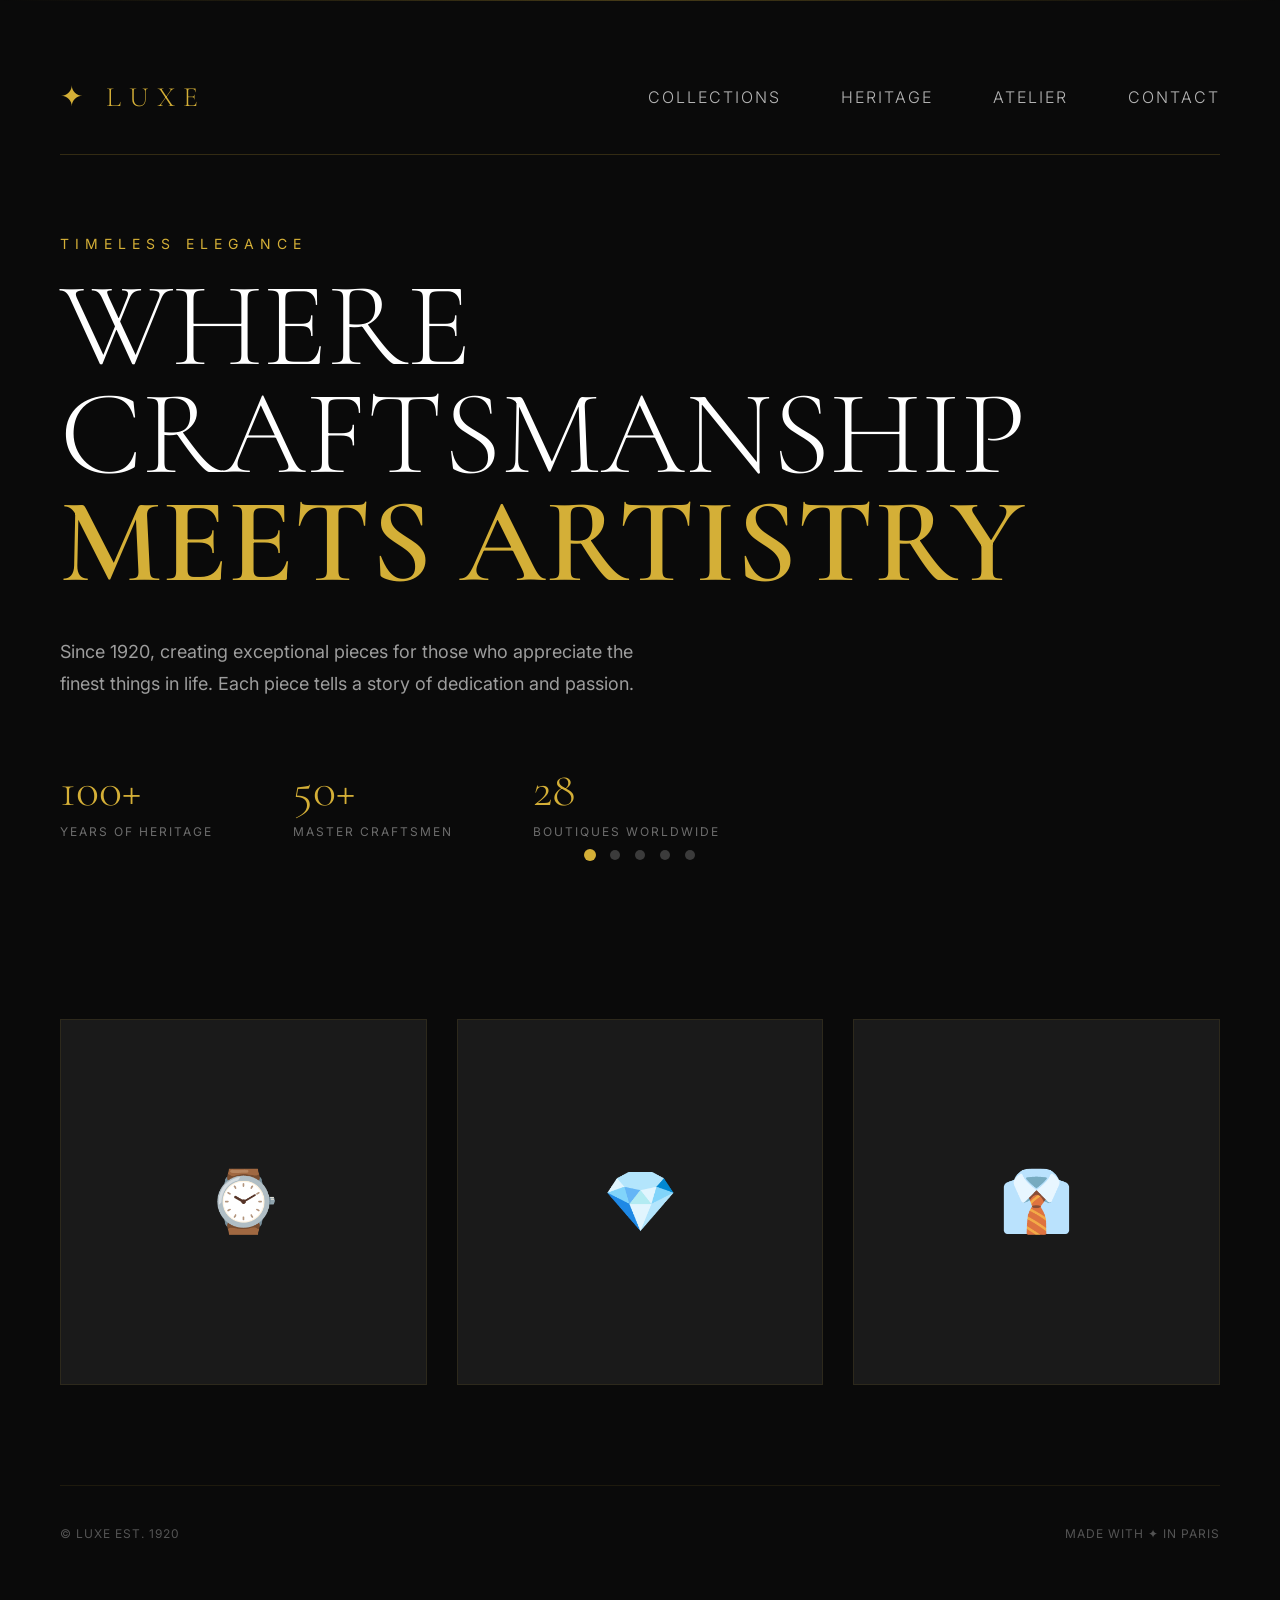
<file: luxury.html>
<!DOCTYPE html>
<html lang="en">
<head>
    <meta charset="UTF-8">
    <meta name="viewport" content="width=device-width, initial-scale=1.0">
    <title>LUXURY · High-End</title>
    <link href="https://fonts.googleapis.com/css2?family=Cormorant+Garamond:wght@300;400;500;600;700&family=Inter:wght@300;400&display=swap" rel="stylesheet">
    <style>
        * {
            margin: 0;
            padding: 0;
            box-sizing: border-box;
        }

        body {
            background: #0a0a0a;
            color: #fff;
            font-family: 'Cormorant Garamond', serif;
            overflow-x: hidden;
        }

        /* Animated line */
        .line {
            position: fixed;
            top: 0;
            left: 0;
            width: 100%;
            height: 1px;
            background: linear-gradient(90deg, transparent, #d4af37, transparent);
            animation: moveLine 8s linear infinite;
            opacity: 0.3;
            z-index: 1;
        }

        @keyframes moveLine {
            0% { transform: translateY(-100vh); }
            100% { transform: translateY(100vh); }
        }

        /* Main content */
        .container {
            position: relative;
            z-index: 10;
            max-width: 1400px;
            margin: 0 auto;
            padding: 60px;
            min-height: 100vh;
            display: flex;
            flex-direction: column;
        }

        /* Header */
        header {
            display: flex;
            justify-content: space-between;
            align-items: center;
            padding: 20px 0 40px;
            border-bottom: 1px solid rgba(212, 175, 55, 0.2);
        }

        .logo {
            font-size: 28px;
            font-weight: 300;
            letter-spacing: 8px;
            color: #d4af37;
        }

        .nav {
            display: flex;
            gap: 60px;
        }

        .nav a {
            color: rgba(255,255,255,0.7);
            text-decoration: none;
            font-size: 16px;
            font-family: 'Inter', sans-serif;
            font-weight: 300;
            letter-spacing: 2px;
            transition: color 0.3s;
        }

        .nav a:hover {
            color: #d4af37;
        }

        /* Hero */
        .hero {
            flex: 1;
            display: flex;
            flex-direction: column;
            justify-content: center;
            padding: 80px 0;
        }

        .subtitle {
            font-family: 'Inter', sans-serif;
            font-size: 14px;
            letter-spacing: 6px;
            color: #d4af37;
            margin-bottom: 20px;
        }

        h1 {
            font-size: 120px;
            font-weight: 300;
            line-height: 0.9;
            margin-bottom: 40px;
        }

        h1 span {
            font-weight: 600;
            color: #d4af37;
            display: block;
        }

        .desc {
            font-family: 'Inter', sans-serif;
            font-size: 18px;
            color: rgba(255,255,255,0.6);
            max-width: 600px;
            line-height: 1.8;
            margin-bottom: 60px;
        }

        /* Stats */
        .stats {
            display: flex;
            gap: 80px;
        }

        .stat h3 {
            font-size: 48px;
            font-weight: 300;
            color: #d4af37;
            margin-bottom: 5px;
        }

        .stat p {
            font-family: 'Inter', sans-serif;
            font-size: 12px;
            letter-spacing: 2px;
            color: rgba(255,255,255,0.4);
        }

        /* Gallery */
        .gallery {
            display: grid;
            grid-template-columns: repeat(3, 1fr);
            gap: 30px;
            margin: 100px 0;
        }

        .gallery-item {
            aspect-ratio: 1;
            background: #1a1a1a;
            border: 1px solid rgba(212,175,55,0.1);
            transition: all 0.5s;
            display: flex;
            align-items: center;
            justify-content: center;
            font-size: 60px;
            color: #d4af37;
        }

        .gallery-item:hover {
            border-color: #d4af37;
            transform: translateY(-10px);
            background: #222;
        }

        /* Footer */
        footer {
            display: flex;
            justify-content: space-between;
            padding: 40px 0;
            border-top: 1px solid rgba(212,175,55,0.1);
            font-family: 'Inter', sans-serif;
            font-size: 12px;
            color: rgba(255,255,255,0.3);
            letter-spacing: 1px;
        }

        /* Dots */
        .dots {
            position: fixed;
            bottom: 40px;
            left: 50%;
            transform: translateX(-50%);
            display: flex;
            gap: 15px;
            z-index: 100;
        }

        .dot {
            width: 10px;
            height: 10px;
            border-radius: 50%;
            background: rgba(255,255,255,0.2);
            cursor: pointer;
            transition: all 0.3s;
        }

        .dot:hover {
            background: #d4af37;
        }

        .dot.active {
            background: #d4af37;
            transform: scale(1.2);
        }
    </style>
</head>
<body>
    <div class="line"></div>

    <!-- Navigation dots -->
    <div class="dots">
        <div class="dot active" onclick="window.location.href='index.html'"></div>
        <div class="dot" onclick="window.location.href='tech.html'"></div>
        <div class="dot" onclick="window.location.href='creative.html'"></div>
        <div class="dot" onclick="window.location.href='wellness.html'"></div>
        <div class="dot" onclick="window.location.href='ecommerce.html'"></div>
    </div>

    <div class="container">
        <header>
            <div class="logo">✦ LUXE</div>
            <div class="nav">
                <a href="#">COLLECTIONS</a>
                <a href="#">HERITAGE</a>
                <a href="#">ATELIER</a>
                <a href="#">CONTACT</a>
            </div>
        </header>

        <div class="hero">
            <div class="subtitle">TIMELESS ELEGANCE</div>
            <h1>WHERE CRAFTSMANSHIP<br><span>MEETS ARTISTRY</span></h1>
            <p class="desc">Since 1920, creating exceptional pieces for those who appreciate the finest things in life. Each piece tells a story of dedication and passion.</p>
            
            <div class="stats">
                <div class="stat">
                    <h3>100+</h3>
                    <p>YEARS OF HERITAGE</p>
                </div>
                <div class="stat">
                    <h3>50+</h3>
                    <p>MASTER CRAFTSMEN</p>
                </div>
                <div class="stat">
                    <h3>28</h3>
                    <p>BOUTIQUES WORLDWIDE</p>
                </div>
            </div>
        </div>

        <div class="gallery">
            <div class="gallery-item">⌚</div>
            <div class="gallery-item">💎</div>
            <div class="gallery-item">👔</div>
        </div>

        <footer>
            <div>© LUXE EST. 1920</div>
            <div>MADE WITH ✦ IN PARIS</div>
        </footer>
    </div>
</body>
</html>
</file>
